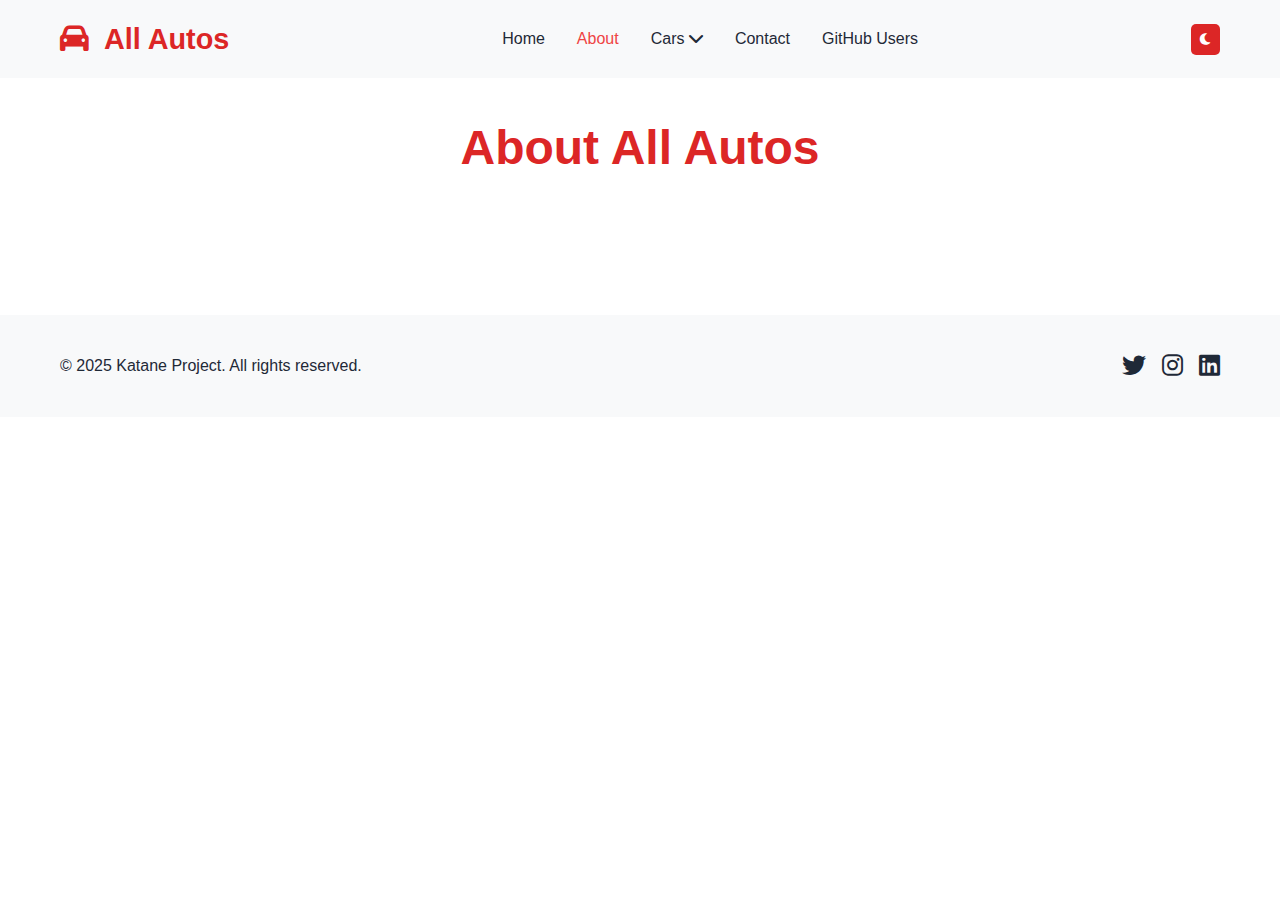
<file: pages/about.html>
<!DOCTYPE html>
<html lang="en">
<head>
    <meta charset="UTF-8">
    <meta name="viewport" content="width=device-width, initial-scale=1.0">
    <title>About Us - All Autos</title>
    <link rel="stylesheet" href="../css/style.css">
    <link href="https://cdnjs.cloudflare.com/ajax/libs/font-awesome/6.0.0/css/all.min.css" rel="stylesheet">
</head>
<body>
    <header class="header">
        <div class="container">
            <div class="logo">
                <h1><a href="../index.html" class="logo-link"><i class="fas fa-car"></i> All Autos</a></h1>
            </div>
            
            <nav class="nav">
                <ul class="nav-list">
                    <li><a href="../index.html" class="nav-link">Home</a></li>
                    <li><a href="about.html" class="nav-link active">About</a></li>
                    <li class="dropdown">
                        <a href="cars.html" class="nav-link dropdown-toggle">Cars <i class="fas fa-chevron-down"></i></a>
                        <ul class="dropdown-menu">
                            <li><a href="luxury.html">Luxury Cars</a></li>
                            <li><a href="sports.html">Sports Cars</a></li>
                            <li><a href="suv.html">SUV & Trucks</a></li>
                        </ul>
                    </li>
                    <li><a href="contact.html" class="nav-link">Contact</a></li>
                    <li><a href="users.html" class="nav-link">GitHub Users</a></li>
                </ul>
            </nav>

            <div class="header-actions">
                <button class="dark-mode-toggle" onclick="toggleDarkMode()">
                    <i class="fas fa-moon"></i>
                </button>
                
                <button class="hamburger" onclick="toggleMobileMenu()">
                    <span></span>
                    <span></span>
                    <span></span>
                </button>
            </div>
        </div>
    </header>

    <div class="mobile-menu" id="mobileMenu">
        <ul class="mobile-nav-list">
            <li><a href="../index.html" onclick="closeMobileMenu()">Home</a></li>
            <li><a href="about.html" onclick="closeMobileMenu()">About</a></li>
            <li><a href="cars.html" onclick="closeMobileMenu()">Cars</a></li>
            <li><a href="contact.html" onclick="closeMobileMenu()">Contact</a></li>
            <li><a href="users.html" onclick="closeMobileMenu()">GitHub Users</a></li>
        </ul>
    </div>

    <div class="content-wrapper">
        <main class="main">
            <section class="hero">
                <h1 class="hero-title">About All Autos</h1>
            </section>

        </main>
    </div>

    <footer class="footer">
        <div class="container">
            <div class="footer-content">
                <div class="footer-section">
                    <p>&copy; 2025 Katane Project. All rights reserved.</p>
                </div>
                <div class="footer-section">
                    <div class="social-links">
                        <a href="#" class="social-link"><i class="fab fa-twitter"></i></a>
                        <a href="#" class="social-link"><i class="fab fa-instagram"></i></a>
                        <a href="#" class="social-link"><i class="fab fa-linkedin"></i></a>
                    </div>
                </div>
            </div>
        </div>
    </footer>

    <script src="../js/script.js"></script>
</body>
</html>
</file>
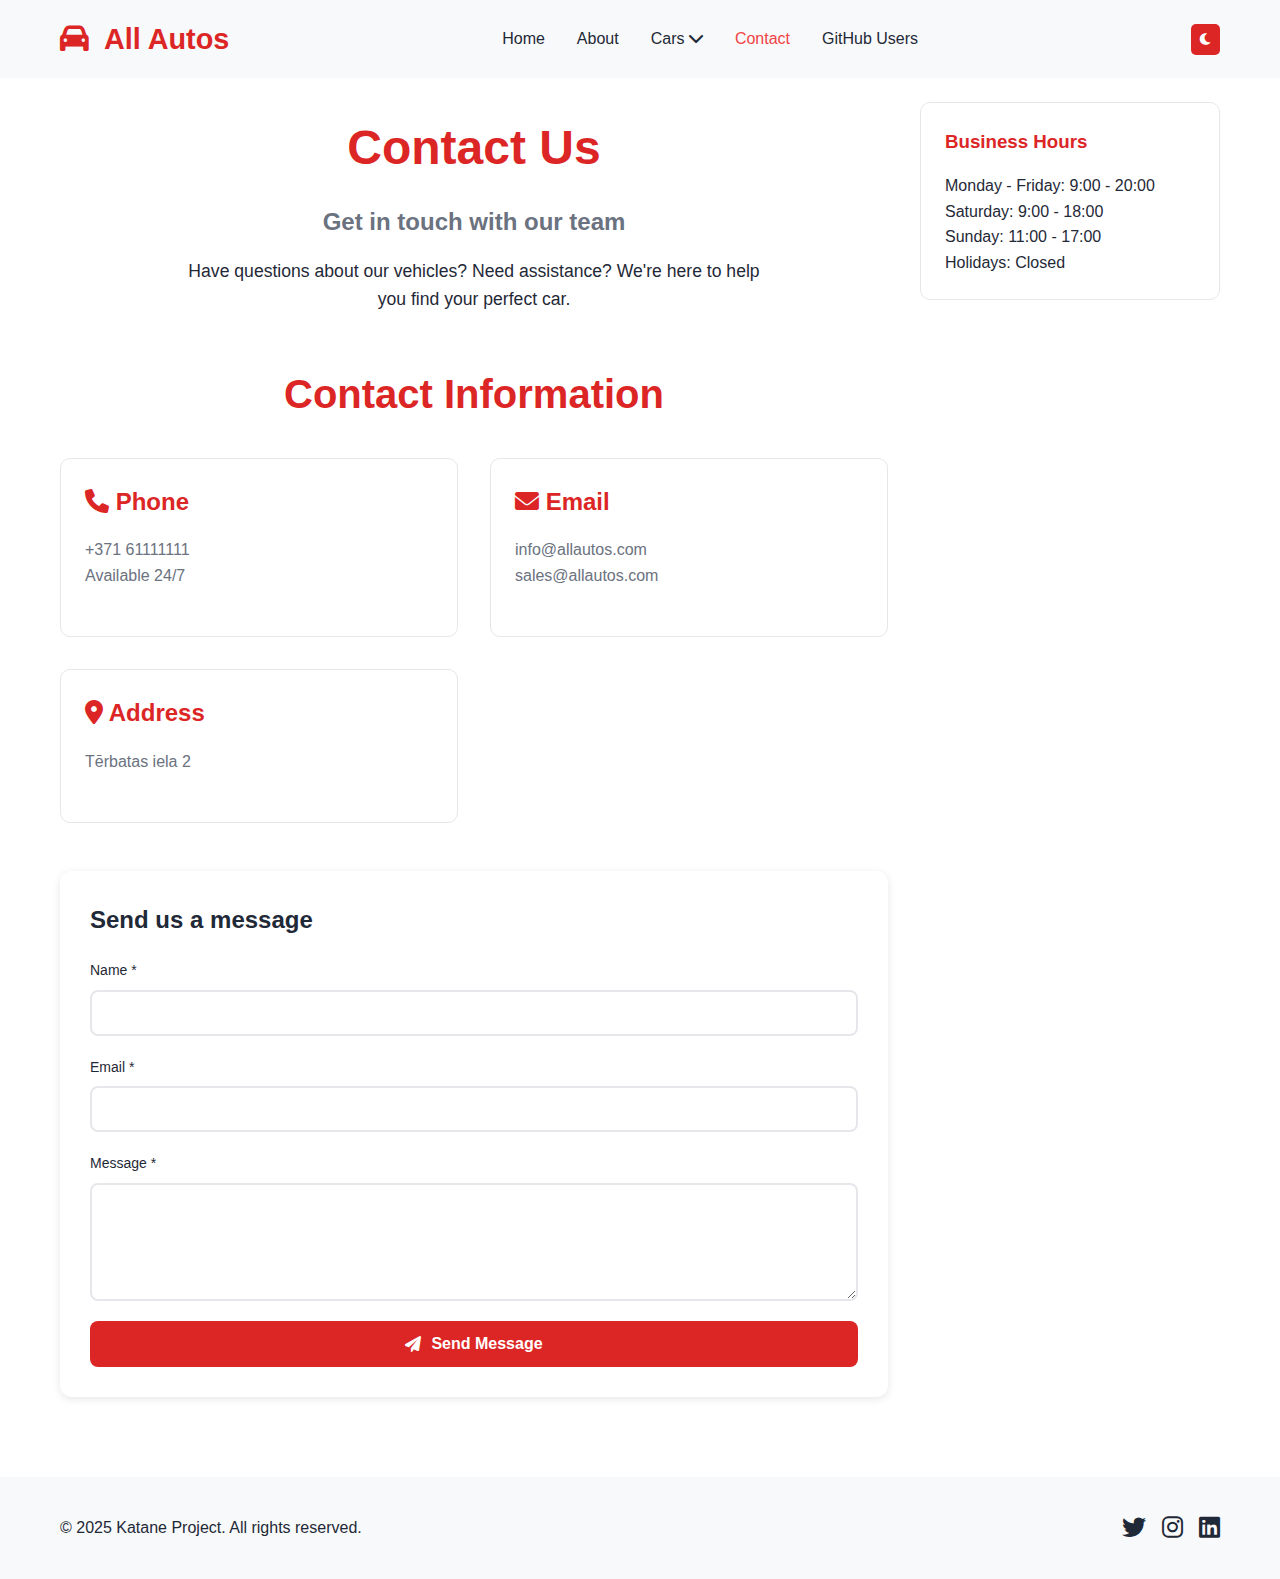
<file: pages/contact.html>
<!DOCTYPE html>
<html lang="en">
<head>
    <meta charset="UTF-8">
    <meta name="viewport" content="width=device-width, initial-scale=1.0">
    <title>Contact Us - All Autos</title>
    <link rel="stylesheet" href="../css/style.css">
    <link href="https://cdnjs.cloudflare.com/ajax/libs/font-awesome/6.0.0/css/all.min.css" rel="stylesheet">
</head>
<body>
    <header class="header">
        <div class="container">
            <div class="logo">
                <h1><a href="../index.html" class="logo-link"><i class="fas fa-car"></i> All Autos</a></h1>
            </div>
            
            <nav class="nav">
                <ul class="nav-list">
                    <li><a href="../index.html" class="nav-link">Home</a></li>
                    <li><a href="about.html" class="nav-link">About</a></li>
                    <li class="dropdown">
                        <a href="cars.html" class="nav-link dropdown-toggle">Cars <i class="fas fa-chevron-down"></i></a>
                        <ul class="dropdown-menu">
                            <li><a href="luxury.html">Luxury Cars</a></li>
                            <li><a href="sports.html">Sports Cars</a></li>
                            <li><a href="suv.html">SUV & Trucks</a></li>
                        </ul>
                    </li>
                    <li><a href="contact.html" class="nav-link active">Contact</a></li>
                    <li><a href="users.html" class="nav-link">GitHub Users</a></li>
                </ul>
            </nav>

            <div class="header-actions">
                <button class="dark-mode-toggle" onclick="toggleDarkMode()">
                    <i class="fas fa-moon"></i>
                </button>
                
                <button class="hamburger" onclick="toggleMobileMenu()">
                    <span></span>
                    <span></span>
                    <span></span>
                </button>
            </div>
        </div>
    </header>

    <div class="mobile-menu" id="mobileMenu">
        <ul class="mobile-nav-list">
            <li><a href="../index.html" onclick="closeMobileMenu()">Home</a></li>
            <li><a href="about.html" onclick="closeMobileMenu()">About</a></li>
            <li><a href="cars.html" onclick="closeMobileMenu()">Cars</a></li>
            <li><a href="contact.html" onclick="closeMobileMenu()">Contact</a></li>
            <li><a href="users.html" onclick="closeMobileMenu()">GitHub Users</a></li>
        </ul>
    </div>

    <div class="content-wrapper">
        <main class="main">
            <section class="hero">
                <h1 class="hero-title">Contact Us</h1>
                <h2 class="hero-subtitle">Get in touch with our team</h2>
                <p class="hero-text">Have questions about our vehicles? Need assistance? We're here to help you find your perfect car.</p>
            </section>

            <section class="cards-section">
                <h2 class="section-title">Contact Information</h2>
                <div class="cards-container">
                    <div class="card">
                        <div class="card-content">
                            <h3 class="card-title"><i class="fas fa-phone"></i> Phone</h3>
                            <p class="card-description">+371 61111111<br>Available 24/7</p>
                        </div>
                    </div>

                    <div class="card">
                        <div class="card-content">
                            <h3 class="card-title"><i class="fas fa-envelope"></i> Email</h3>
                            <p class="card-description">info@allautos.com<br>sales@allautos.com</p>
                        </div>
                    </div>

                    <div class="card">
                        <div class="card-content">
                            <h3 class="card-title"><i class="fas fa-map-marker-alt"></i> Address</h3>
                            <p class="card-description">Tērbatas iela 2</p>
                        </div>
                    </div>
                </div>

                <!-- Contact Form -->
                <div class="contact-form-wrapper">
                    <h3 class="form-title">Send us a message</h3>
                    
                    <div id="successMessage" class="success-message" style="display: none;">
                        <i class="fas fa-check-circle"></i> Form successfully submitted!
                    </div>
                    
                    <form id="contactForm" class="contact-form" onsubmit="validateForm(event)">
                        <div class="form-group">
                            <label for="name">Name *</label>
                            <input 
                                type="text" 
                                id="name" 
                                name="name" 
                                class="form-input">
                            <span class="error-message" id="nameError"></span>
                        </div>

                        <div class="form-group">
                            <label for="email">Email *</label>
                            <input 
                                type="text" 
                                id="email" 
                                name="email" 
                                class="form-input">
                            <span class="error-message" id="emailError"></span>
                        </div>

                        <div class="form-group">
                            <label for="message">Message *</label>
                            <textarea 
                                id="message" 
                                name="message" 
                                rows="5" 
                                class="form-input"></textarea>
                            <span class="error-message" id="messageError"></span>
                        </div>

                        <button type="submit" class="submit-button">
                            <i class="fas fa-paper-plane"></i> Send Message
                        </button>
                    </form>
                </div>

            </section>
        </main>

        <aside class="sidebar">
            <div class="sidebar-content">
                <h3>Business Hours</h3>
                <ul class="sidebar-list">
                    <li>Monday - Friday: 9:00 - 20:00</li>
                    <li>Saturday: 9:00 - 18:00</li>
                    <li>Sunday: 11:00 - 17:00</li>
                    <li>Holidays: Closed</li>
                </ul>
            </div>
        </aside>
    </div>

    <footer class="footer">
        <div class="container">
            <div class="footer-content">
                <div class="footer-section">
                    <p>&copy; 2025 Katane Project. All rights reserved.</p>
                </div>
                <div class="footer-section">
                    <div class="social-links">
                        <a href="#" class="social-link"><i class="fab fa-twitter"></i></a>
                        <a href="#" class="social-link"><i class="fab fa-instagram"></i></a>
                        <a href="#" class="social-link"><i class="fab fa-linkedin"></i></a>
                    </div>
                </div>
            </div>
        </div>
    </footer>

    <script src="../js/script.js"></script>
</body>
</html>
</file>
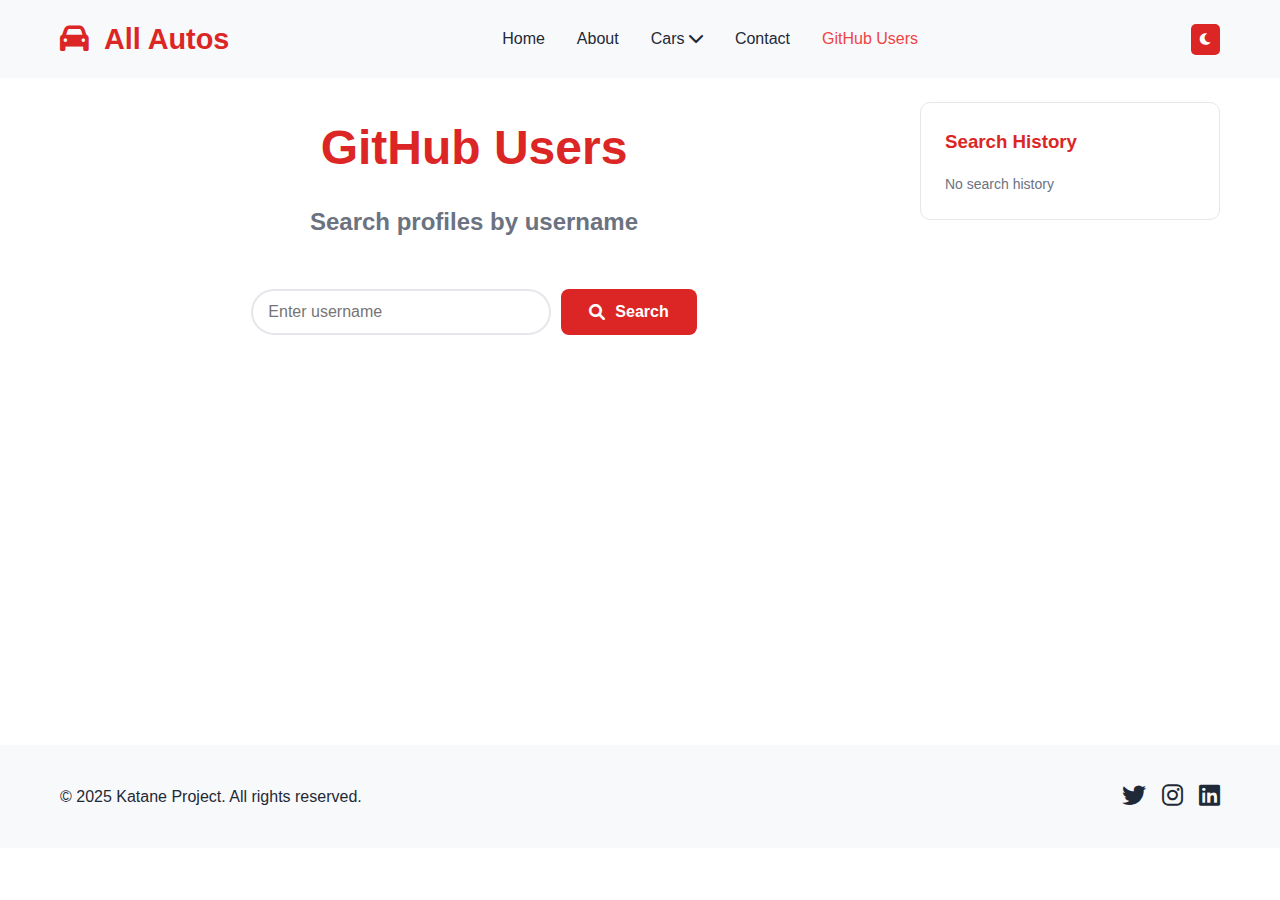
<file: pages/users.html>
<!DOCTYPE html>
<html lang="en">
<head>
    <meta charset="UTF-8">
    <meta name="viewport" content="width=device-width, initial-scale=1.0">
    <title>GitHub Users - All Autos</title>
    <link rel="stylesheet" href="../css/style.css">
    <link href="https://cdnjs.cloudflare.com/ajax/libs/font-awesome/6.0.0/css/all.min.css" rel="stylesheet">
</head>
<body>
    <header class="header">
        <div class="container">
            <div class="logo">
                <h1><a href="../index.html" class="logo-link"><i class="fas fa-car"></i> All Autos</a></h1>
            </div>
            
            <nav class="nav">
                <ul class="nav-list">
                    <li><a href="../index.html" class="nav-link">Home</a></li>
                    <li><a href="about.html" class="nav-link">About</a></li>
                    <li class="dropdown">
                        <a href="cars.html" class="nav-link dropdown-toggle">Cars <i class="fas fa-chevron-down"></i></a>
                        <ul class="dropdown-menu">
                            <li><a href="luxury.html">Luxury Cars</a></li>
                            <li><a href="sports.html">Sports Cars</a></li>
                            <li><a href="suv.html">SUV & Trucks</a></li>
                        </ul>
                    </li>
                    <li><a href="contact.html" class="nav-link">Contact</a></li>
                    <li><a href="users.html" class="nav-link active">GitHub Users</a></li>
                </ul>
            </nav>

            <div class="header-actions">
                <button class="dark-mode-toggle" onclick="toggleDarkMode()">
                    <i class="fas fa-moon"></i>
                </button>
                
                <button class="hamburger" onclick="toggleMobileMenu()">
                    <span></span>
                    <span></span>
                    <span></span>
                </button>
            </div>
        </div>
    </header>

    <div class="mobile-menu" id="mobileMenu">
        <ul class="mobile-nav-list">
            <li><a href="../index.html" onclick="closeMobileMenu()">Home</a></li>
            <li><a href="about.html" onclick="closeMobileMenu()">About</a></li>
            <li><a href="cars.html" onclick="closeMobileMenu()">Cars</a></li>
            <li><a href="contact.html" onclick="closeMobileMenu()">Contact</a></li>
            <li><a href="users.html" onclick="closeMobileMenu()">GitHub Users</a></li>
        </ul>
    </div>

    <div class="content-wrapper">
        <main class="main">
            <section class="hero">
                <h1 class="hero-title">GitHub Users</h1>
                <h2 class="hero-subtitle">Search profiles by username</h2>
            </section>

            <section class="cards-section">
                <div style="text-align: center; margin-bottom: 30px; display:flex; gap:10px; justify-content:center; align-items:center;">
                    <input id="cityInput" class="search-input" type="text" placeholder="Enter username" style="max-width:300px;">
                    <button id="weatherBtn" class="weather-button" onclick="searchGitHubUsers()"><i class="fas fa-search"></i> Search</button>
                </div>

                <div id="weatherContainer" class="weather-container">
                </div>
            </section>
        </main>

        <aside class="sidebar">
            <div class="sidebar-content">
                <h3>Search History</h3>
                <div id="searchHistory">
                    <p>No search history</p>
                </div>
            </div>
        </aside>
    </div>

    <footer class="footer">
        <div class="container">
            <div class="footer-content">
                <div class="footer-section">
                    <p>&copy; 2025 Katane Project. All rights reserved.</p>
                </div>
                <div class="footer-section">
                    <div class="social-links">
                        <a href="#" class="social-link"><i class="fab fa-twitter"></i></a>
                        <a href="#" class="social-link"><i class="fab fa-instagram"></i></a>
                        <a href="#" class="social-link"><i class="fab fa-linkedin"></i></a>
                    </div>
                </div>
            </div>
        </div>
    </footer>

    <script src="../js/script.js"></script>
</body>
</html>
</file>
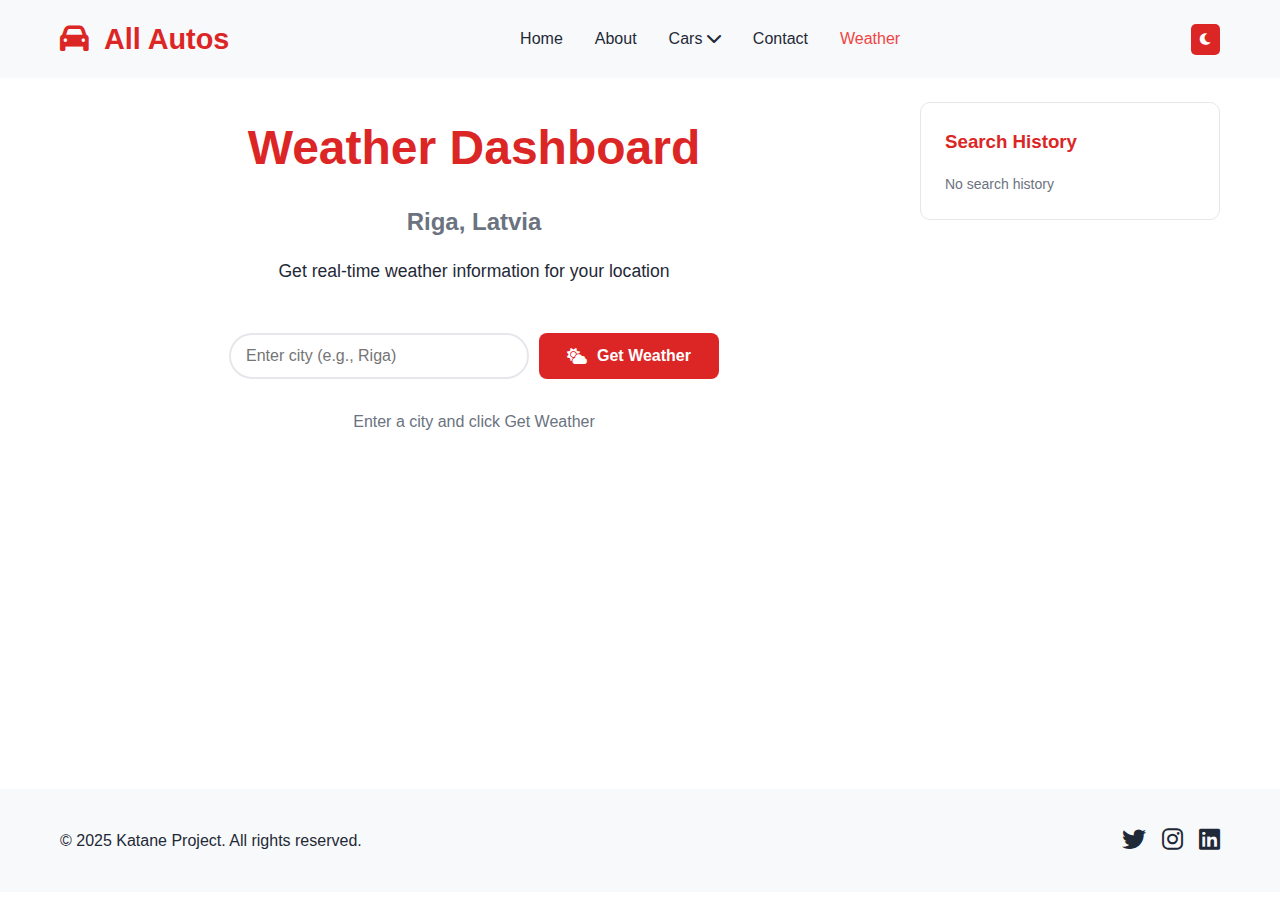
<file: pages/weather.html>
<!DOCTYPE html>
<html lang="en">
<head>
    <meta charset="UTF-8">
    <meta name="viewport" content="width=device-width, initial-scale=1.0">
    <title>Weather Dashboard - All Autos</title>
    <link rel="stylesheet" href="../css/style.css">
    <link href="https://cdnjs.cloudflare.com/ajax/libs/font-awesome/6.0.0/css/all.min.css" rel="stylesheet">
</head>
<body>
    <header class="header">
        <div class="container">
            <div class="logo">
                <h1><a href="../index.html" class="logo-link"><i class="fas fa-car"></i> All Autos</a></h1>
            </div>
            
            <nav class="nav">
                <ul class="nav-list">
                    <li><a href="../index.html" class="nav-link">Home</a></li>
                    <li><a href="about.html" class="nav-link">About</a></li>
                    <li class="dropdown">
                        <a href="cars.html" class="nav-link dropdown-toggle">Cars <i class="fas fa-chevron-down"></i></a>
                        <ul class="dropdown-menu">
                            <li><a href="luxury.html">Luxury Cars</a></li>
                            <li><a href="sports.html">Sports Cars</a></li>
                            <li><a href="suv.html">SUV & Trucks</a></li>
                        </ul>
                    </li>
                    <li><a href="contact.html" class="nav-link">Contact</a></li>
                    <li><a href="weather.html" class="nav-link active">Weather</a></li>
                </ul>
            </nav>

            <div class="header-actions">
                <button class="dark-mode-toggle" onclick="toggleDarkMode()">
                    <i class="fas fa-moon"></i>
                </button>
                
                <button class="hamburger" onclick="toggleMobileMenu()">
                    <span></span>
                    <span></span>
                    <span></span>
                </button>
            </div>
        </div>
    </header>

    <div class="mobile-menu" id="mobileMenu">
        <ul class="mobile-nav-list">
            <li><a href="../index.html" onclick="closeMobileMenu()">Home</a></li>
            <li><a href="about.html" onclick="closeMobileMenu()">About</a></li>
            <li><a href="cars.html" onclick="closeMobileMenu()">Cars</a></li>
            <li><a href="contact.html" onclick="closeMobileMenu()">Contact</a></li>
            <li><a href="weather.html" onclick="closeMobileMenu()">Weather</a></li>
        </ul>
    </div>

    <div class="content-wrapper">
        <main class="main">
            <section class="hero">
                <h1 class="hero-title">Weather Dashboard</h1>
                <h2 class="hero-subtitle">Riga, Latvia</h2>
                <p class="hero-text">Get real-time weather information for your location</p>
            </section>

            <section class="cards-section">
                <div style="text-align: center; margin-bottom: 30px; display:flex; gap:10px; justify-content:center; align-items:center;">
                    <input id="cityInput" class="search-input" type="text" placeholder="Enter city (e.g., Riga)" style="max-width:300px;">
                    <button id="weatherBtn" class="weather-button" onclick="getWeatherByCity()">
                        <i class="fas fa-cloud-sun"></i> Get Weather
                    </button>
                </div>

                <div id="weatherContainer" class="weather-container">
                    <p style="text-align: center; color: var(--text-gray);">Enter a city and click Get Weather</p>
                </div>
            </section>
        </main>

        <aside class="sidebar">
            <div class="sidebar-content">
                <h3>Search History</h3>
                <div id="searchHistory">
                    <p>No search history</p>
                </div>
            </div>
        </aside>
    </div>

    <footer class="footer">
        <div class="container">
            <div class="footer-content">
                <div class="footer-section">
                    <p>&copy; 2025 Katane Project. All rights reserved.</p>
                </div>
                <div class="footer-section">
                    <div class="social-links">
                        <a href="#" class="social-link"><i class="fab fa-twitter"></i></a>
                        <a href="#" class="social-link"><i class="fab fa-instagram"></i></a>
                        <a href="#" class="social-link"><i class="fab fa-linkedin"></i></a>
                    </div>
                </div>
            </div>
        </div>
    </footer>

    <script src="../js/script.js"></script>
</body>
</html>
</file>
<file: css/style.css>
:root {
    --primary-bg: #ffffff;
    --secondary-bg: #f8f9fa;
    --accent-red: #dc2626;
    --light-red: #ef4444;
    --text-dark: #1f2937;
    --text-gray: #6b7280;
    --border-color: #e5e7eb;
    --card-bg: #ffffff;
    /* --shadow-color: rgba(220, 38, 38, 0.1); */
}


[data-theme="dark"] {
    --primary-bg: #1a1a1a;
    --secondary-bg: #2d2d2d;
    --accent-red: #dc2626;
    --light-red: #ef4444;
    --text-dark: #f5f5f5;
    --text-gray: #d1d5db;
    --border-color: #404040;
    --card-bg: #2d2d2d;
    /* --shadow-color: rgba(220, 38, 38, 0.3); */
}

* {
    margin: 0;
    padding: 0;
    box-sizing: border-box;
}

body {
    font-family: 'Arial', sans-serif;
    background-color: var(--primary-bg);
    color: var(--text-dark);
    line-height: 1.6;
    transition: background-color 0.3s, color 0.3s;
}


.container {
    max-width: 1200px;
    margin: 0 auto;
    padding: 0 20px;
}


.header {
    background-color: var(--secondary-bg);
    /* border-bottom: 2px solid var(--accent-red); */
    padding: 1rem 0;
    position: sticky;
    top: 0;
    z-index: 100;
    transition: background-color 0.3s;
}

.header .container {
    display: flex;
    justify-content: space-between;
    align-items: center;
}

.logo h1 {
    color: var(--accent-red);
    font-size: 1.8rem;
}

.logo i {
    margin-right: 0.5rem;
}


.nav-list {
    display: flex;
    list-style: none;
    gap: 2rem;
}

.nav-link {
    color: var(--text-dark);
    text-decoration: none;
    transition: color 0.3s;
    font-weight: 500;
}

.nav-link:hover,
.nav-link.active {
    color: var(--light-red);
}

.logo-link {
    color: inherit;
    text-decoration: none;
}


.dropdown {
    position: relative;
}

.dropdown-menu {
    position: absolute;
    top: 100%;
    left: 0;
    background-color: var(--secondary-bg);
    border: 1px solid var(--border-color);
    border-radius: 5px;
    list-style: none;
    min-width: 150px;
    opacity: 0;
    visibility: hidden;
    transition: all 0.3s;
    box-shadow: 0 4px 6px var(--shadow-color);
}

.dropdown:hover .dropdown-menu {
    opacity: 1;
    visibility: visible;
}

.dropdown-menu a {
    display: block;
    padding: 0.5rem 1rem;
    color: var(--text-dark);
    text-decoration: none;
    transition: background-color 0.3s;
}

.dropdown-menu a:hover {
    background-color: var(--accent-red);
    color: white;
}


.header-actions {
    display: flex;
    gap: 1rem;
    align-items: center;
}

.dark-mode-toggle {
    background: var(--accent-red);
    border: none;
    color: white;
    padding: 0.5rem;
    border-radius: 5px;
    cursor: pointer;
    transition: background-color 0.3s;
}

.dark-mode-toggle:hover {
    background: var(--light-red);
}


.hamburger {
    display: none;
    flex-direction: column;
    gap: 3px;
    background: none;
    border: none;
    cursor: pointer;
}

.hamburger span {
    width: 25px;
    height: 3px;
    background: var(--text-dark);
    transition: 0.3s;
}

.mobile-menu {
    display: none;
    position: fixed;
    top: 0;
    left: 0;
    width: 100%;
    z-index: 1000;
    background-color: var(--secondary-bg);
    border-bottom: 1px solid var(--border-color);
}

.mobile-menu.active {
    display: block;
}

.mobile-nav-list {
    list-style: none;
    padding: 1rem;
}

.mobile-nav-list a {
    display: block;
    padding: 0.75rem;
    color: var(--text-dark);
    text-decoration: none;
    border-bottom: 1px solid var(--border-color);
    transition: color 0.3s;
}

.mobile-nav-list a:hover {
    color: var(--light-red);
}

.content-wrapper {
    display: flex;
    gap: 2rem;
    max-width: 1200px;
    margin: 0 auto;
    padding: 0 20px;
}

.main {
    flex: 1;
    padding: 2rem 0;
}


.hero {
    text-align: center;
    margin-bottom: 3rem;
}

.hero-title {
    font-size: 3rem;
    color: var(--accent-red);
    margin-bottom: 1rem;
}

.hero-subtitle {
    font-size: 1.5rem;
    color: var(--text-gray);
    margin-bottom: 1rem;
}

.hero-text {
    font-size: 1.1rem;
    margin-bottom: 2rem;
    max-width: 600px;
    margin-left: auto;
    margin-right: auto;
}

.hero-image {
    max-width: 100%;
    height: 400px;
    object-fit: cover;
    border-radius: 10px;
}


.section-title {
    text-align: center;
    font-size: 2.5rem;
    color: var(--accent-red);
    margin-bottom: 2rem;
}

.cards-container {
    display: grid;
    grid-template-columns: repeat(auto-fit, minmax(300px, 1fr));
    gap: 2rem;
    margin-bottom: 3rem;
}

.card {
    background-color: var(--card-bg);
    border-radius: 10px;
    overflow: hidden;
    border: 1px solid var(--border-color);
    transition: transform 0.3s, box-shadow 0.3s;
    box-shadow: 0 2px 4px var(--shadow-color);
}

.card:hover {
    transform: translateY(-5px);
    box-shadow: 0 10px 20px var(--shadow-color);
}

.card-image {
    width: 100%;
    height: 250px;
    object-fit: cover;
}

.card-content {
    padding: 1.5rem;
}

.card-title {
    color: var(--accent-red);
    font-size: 1.5rem;
    margin-bottom: 1rem;
}

.card-description {
    color: var(--text-gray);
    margin-bottom: 1.5rem;
}

.card-button {
    background: var(--accent-red);
    color: white;
    border: none;
    padding: 0.75rem 1.5rem;
    border-radius: 5px;
    cursor: pointer;
    font-size: 1rem;
    transition: background-color 0.3s;
}

.card-button:hover {
    background: var(--light-red);
}


.sidebar {
    background-color: var(--card-bg);
    border: 1px solid var(--border-color);
    border-radius: 10px;
    box-shadow: 0 2px 4px var(--shadow-color);
    transition: background-color 0.3s;
    width: 300px;
    flex-shrink: 0;
    height: fit-content;
    position: sticky;
    top: calc(70px + 2rem);
}

.sidebar-content {
    padding: 1.5rem;
}

.sidebar-content h3 {
    color: var(--accent-red);
    margin-bottom: 1rem;
}

.sidebar-list {
    list-style: none;
}

.sidebar-list a {
    display: block;
    color: var(--text-dark);
    text-decoration: none;
    padding: 0.5rem 0;
    border-bottom: 1px solid var(--border-color);
    transition: color 0.3s;
}

.sidebar-list a:hover {
    color: var(--light-red);
}


.footer {
    background-color: var(--secondary-bg);
    /* border-top: 2px solid var(--accent-red); */
    padding: 2rem 0;
    margin-top: 3rem;
    transition: background-color 0.3s;
}

.footer-content {
    display: flex;
    justify-content: space-between;
    align-items: center;
}

.social-links {
    display: flex;
    gap: 1rem;
}

.social-link {
    color: var(--text-dark);
    font-size: 1.5rem;
    transition: color 0.3s;
}

.social-link:hover {
    color: var(--light-red);
}


.modal {
    display: none;
    position: fixed;
    top: 0;
    left: 0;
    width: 100%;
    height: 100%;
    background-color: rgba(0, 0, 0, 0.8);
    z-index: 1000;
}

.modal-content {
    background-color: var(--card-bg);
    margin: 10% auto;
    padding: 2rem;
    border-radius: 10px;
    max-width: 500px;
    position: relative;
    border: 1px solid var(--border-color);
    box-shadow: 0 4px 6px var(--shadow-color);
    transition: background-color 0.3s;
}

.close {
    position: absolute;
    top: 10px;
    right: 20px;
    font-size: 2rem;
    color: var(--accent-red);
    cursor: pointer;
}

.modal-content h2 {
    color: var(--accent-red);
    margin-bottom: 1rem;
}

.modal-content ul {
    color: var(--text-gray);
    margin-left: 1.5rem;
}

@media (max-width: 768px) {
    .nav {
        display: none;
    }
    
    .hamburger {
        display: flex;
    }
    
    .hero-title {
        font-size: 2rem;
    }
    
    .hero-subtitle {
        font-size: 1.2rem;
    }
    
    .cards-container {
        grid-template-columns: 1fr;
    }
    
    .footer-content {
        flex-direction: column;
        gap: 1rem;
    }
    
    .content-wrapper {
        flex-direction: column;
        gap: 1rem;
    }
    
    .sidebar {
        width: 100%;
        position: static;
        margin-top: 2rem;
    }
}



.search-container {
    position: relative;
    max-width: 500px;
    margin: 20px auto 30px;
}

.search-input {
    width: 100%;
    padding: 12px 45px 12px 15px;
    border: 2px solid var(--border-color);
    border-radius: 25px;
    font-size: 16px;
    background-color: var(--card-bg);
    color: var(--text-dark);
    transition: all 0.3s ease;
}

.search-input:focus {
    outline: none;
    border-color: var(--accent-red);
    box-shadow: 0 0 0 3px rgba(220, 38, 38, 0.1);
}

.search-icon {
    position: absolute;
    right: 20px;
    top: 50%;
    transform: translateY(-50%);
    color: var(--text-gray);
    pointer-events: none;
}



.contact-form-wrapper {
    margin-top: 40px;
    padding: 30px;
    background: var(--card-bg);
    border-radius: 12px;
    box-shadow: 0 2px 8px rgba(0, 0, 0, 0.1);
}

.form-title {
    margin-bottom: 20px;
    color: var(--text-dark);
    font-size: 24px;
}

.contact-form {
    display: flex;
    flex-direction: column;
    gap: 20px;
}

.form-group {
    display: flex;
    flex-direction: column;
    gap: 8px;
}

.form-group label {
    font-weight: 500;
    color: var(--text-dark);
    font-size: 14px;
}

.form-input {
    padding: 12px;
    border: 2px solid var(--border-color);
    border-radius: 8px;
    background: var(--primary-bg);
    color: var(--text-dark);
    font-size: 16px;
    transition: all 0.3s ease;
    font-family: Arial, sans-serif;
}

.form-input:focus {
    outline: none;
    border-color: var(--accent-red);
    box-shadow: 0 0 0 3px rgba(220, 38, 38, 0.1);
}

.form-input.error {
    border-color: #dc2626;
    background-color: rgba(220, 38, 38, 0.05);
}

.error-message {
    color: #dc2626;
    font-size: 13px;
    display: none;
    margin-top: -5px;
    animation: slideDown 0.3s ease;
}

.submit-button {
    padding: 14px 28px;
    background: var(--accent-red);
    color: white;
    border: none;
    border-radius: 8px;
    cursor: pointer;
    font-weight: 600;
    font-size: 16px;
    transition: all 0.3s ease;
    display: flex;
    align-items: center;
    justify-content: center;
    gap: 10px;
}

.submit-button:hover {
    background: var(--light-red);
    transform: translateY(-2px);
    box-shadow: 0 4px 12px rgba(220, 38, 38, 0.3);
}

.submit-button:active {
    transform: translateY(0);
}

.success-message {
    padding: 15px 20px;
    background: #10b981;
    color: white;
    border-radius: 8px;
    margin-bottom: 20px;
    display: flex;
    align-items: center;
    gap: 10px;
    font-weight: 500;
    animation: slideDown 0.4s ease;
}

.success-message i {
    font-size: 20px;
}


/* ========== ANIMATIONS ========== */

@keyframes shake {
    0%, 100% { transform: translateX(0); }
    25% { transform: translateX(-10px); }
    75% { transform: translateX(10px); }
}

@keyframes slideDown {
    from {
        opacity: 0;
        transform: translateY(-10px);
    }
    to {
        opacity: 1;
        transform: translateY(0);
    }
}

@keyframes fadeIn {
    from {
        opacity: 0;
        transform: scale(0.95);
    }
    to {
        opacity: 1;
        transform: scale(1);
    }
}



.weather-button {
    padding: 14px 28px;
    background: var(--accent-red);
    color: white;
    border: none;
    border-radius: 8px;
    cursor: pointer;
    font-weight: 600;
    font-size: 16px;
    transition: all 0.3s ease;
    display: inline-flex;
    align-items: center;
    gap: 10px;
}

.weather-button:hover {
    background: var(--light-red);
    transform: translateY(-2px);
    box-shadow: 0 4px 12px rgba(220, 38, 38, 0.3);
}

.weather-button:disabled {
    opacity: 0.6;
    cursor: not-allowed;
}

.weather-container {
    min-height: 300px;
    display: flex;
    flex-wrap: wrap;
    gap: 16px;
    justify-content: center;
    align-items: flex-start;
}

.weather-card {
    background: var(--card-bg);
    border-radius: 12px;
    padding: 16px;
    box-shadow: none;
    text-align: left;
    width: 320px;
    border: 1px solid var(--border-color);
}

.weather-icon {
    font-size: 80px;
    margin-bottom: 20px;
}

.weather-card h3 {
    font-size: 24px;
    color: var(--text-dark);
    margin-bottom: 15px;
}

.weather-temp {
    font-size: 48px;
    font-weight: bold;
    color: var(--accent-red);
    margin: 20px 0;
}

.weather-desc {
    font-size: 20px;
    color: var(--text-gray);
    margin-bottom: 15px;
}

.weather-wind {
    font-size: 16px;
    color: var(--text-gray);
    margin-bottom: 10px;
}

.weather-time {
    font-size: 14px;
    color: var(--text-gray);
    margin-top: 20px;
    padding-top: 20px;
    border-top: 1px solid var(--border-color);
}

.error-box {
    background: rgba(220, 38, 38, 0.1);
    border: 2px solid var(--accent-red);
    color: var(--accent-red);
    padding: 20px;
    border-radius: 8px;
    text-align: center;
    font-weight: 500;
}

.fade-in {
    animation: fadeIn 0.5s ease;
}

.history-item {
    padding: 10px;
    background: var(--secondary-bg);
    border-radius: 6px;
    margin-bottom: 8px;
    font-size: 14px;
    color: var(--text-dark);
}

#searchHistory h4 {
    margin-bottom: 15px;
    color: var(--text-dark);
}

#searchHistory p {
    color: var(--text-gray);
    font-size: 14px;
}


@media (max-width: 768px) {
    .contact-form-wrapper {
        padding: 20px;
    }
    
    .form-title {
        font-size: 20px;
    }
    
    .search-input {
        font-size: 14px;
    }
}
</file>
